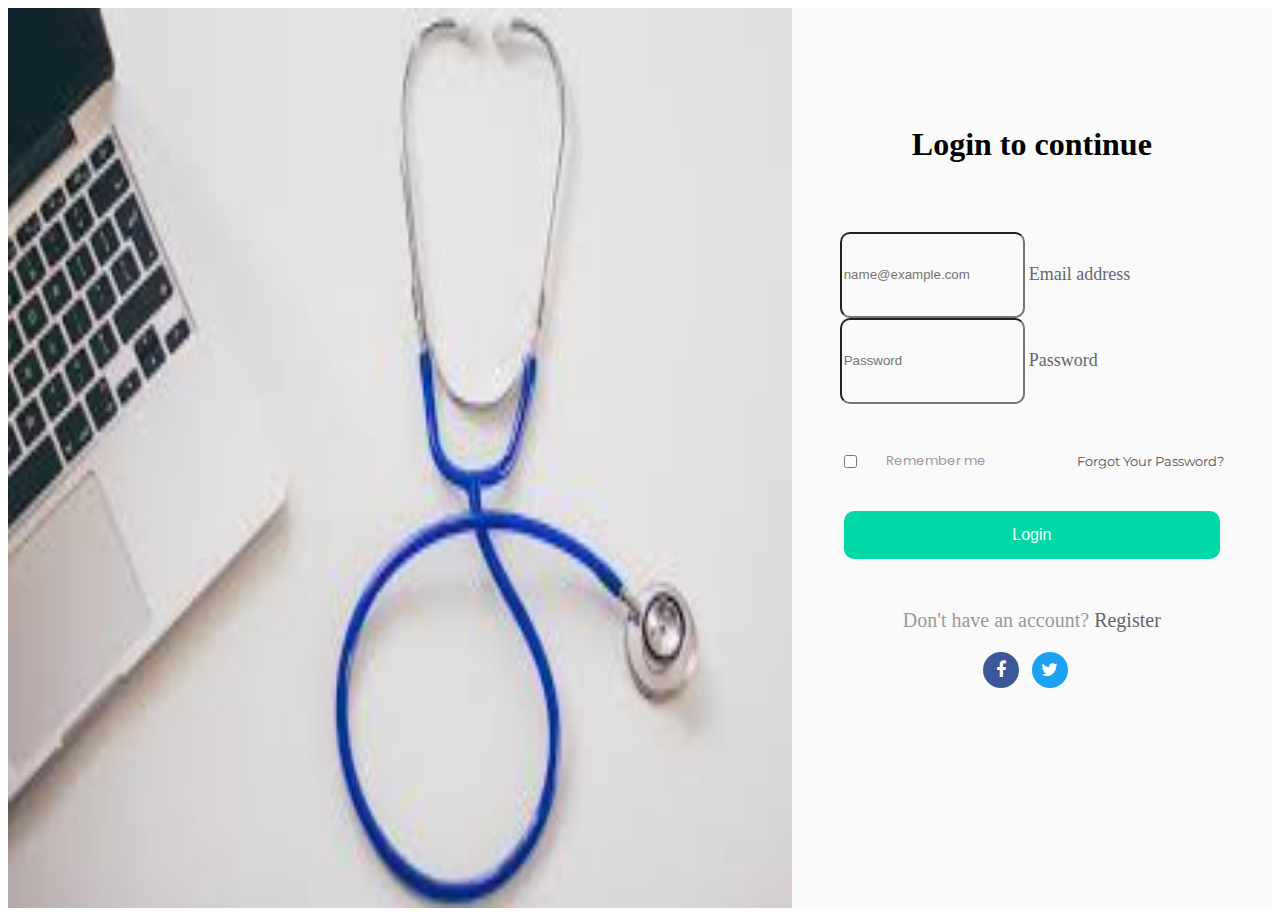
<file: onehealthwithbootsrap/login.html>
<!DOCTYPE html>
<html lang="en">

<head>
    <!-- Required meta tags -->
    <meta charset="utf-8" />
    <meta name="viewport" content="width=device-width, initial-scale=1" />
    <link rel="stylesheet" href="style.css">

    <link rel="stylesheet" href="https://cdnjs.cloudflare.com/ajax/libs/font-awesome/4.7.0/css/font-awesome.min.css" />

    <!-- font awesome -->
    <link
        href="https://fonts.googleapis.com/css2?family=Open+Sans:wght@300;400;500;600&family=Poppins:wght@400;500;700;800&family=Source+Sans+3:wght@200;300;400;500;600;700;800&family=Work+Sans:wght@400;500;600;700;800&display=swap"
        rel="stylesheet" />

    <!-- Bootstrap CSS -->
    <link href="https://cdn.jsdelivr.net/npm/bootstrap@5.0.2/dist/css/bootstrap.min.css" rel="stylesheet"
        integrity="sha384-EVSTQN3/azprG1Anm3QDgpJLIm9Nao0Yz1ztcQTwFspd3yD65VohhpuuCOmLASjC" crossorigin="anonymous" />

    <title>One-Health Medical Center</title>
</head>
<body>

<section class="logcontainer">
    <img class="logimg" src="img/sthetoscopeimages.jpg" alt="">
    <div class="log_main">
        <div class="header1">
            <h1>Login to continue</h1>
        </div>
        <div class="loginput">
            <div class="form-floating mb-3">
                <input style="height: 80px" type="email" class="form-control" id="floatingInput"
                    placeholder="name@example.com">
                <label style="font-size: 18px; color: #666666;" for="floatingInput">Email address</label>
            </div>

            <div class="form-floating">
                <input style="height: 80px;" type="password" class="form-control" id="floatingPassword"
                    placeholder="Password">
                <label style="font-size: 18px; color: #666666;" for="floatingPassword">Password</label>
            </div>
        </div>
        <div class="flex-sb-m w-full p-t-3 p-b-32">
            <div class="contact100-form-checkbox">
                <input class="input-checkbox100" id="ckb1" type="checkbox" name="remember">
                <label class="label-checkbox100" for="ckb1">
                    Remember me
                </label>
            </div>
            <div>
                <a href="http://hms.techies.africa/password/reset" class="txt1">
                    Forgot Your Password?
                </a>
            </div>
        </div>
        <div class="movement1">
            <div class="onlybtn">
                <button class="logbtn">Login</button>
            </div>
            <div class="loglink">
                <p>Don't have an account? <span><a href="register.html">Register</a></span></p>
            </div>
        </div>
        <div class="login100-form-social flex-c-m">
            <a href="#" class="login100-form-social-item flex-c-m bg1 m-r-5">
                <i class="fa fa-facebook-f" aria-hidden="true"></i>
            </a>

            <a href="#" class="login100-form-social-item flex-c-m bg2 m-r-5">
                <i class="fa fa-twitter" aria-hidden="true"></i>
            </a>
        </div>
    </div>
</section>







<script src="https://cdn.jsdelivr.net/npm/bootstrap@5.0.2/dist/js/bootstrap.bundle.min.js"
    integrity="sha384-MrcW6ZMFYlzcLA8Nl+NtUVF0sA7MsXsP1UyJoMp4YLEuNSfAP+JcXn/tWtIaxVXM"
    crossorigin="anonymous"></script>
</body>

</html>
</file>
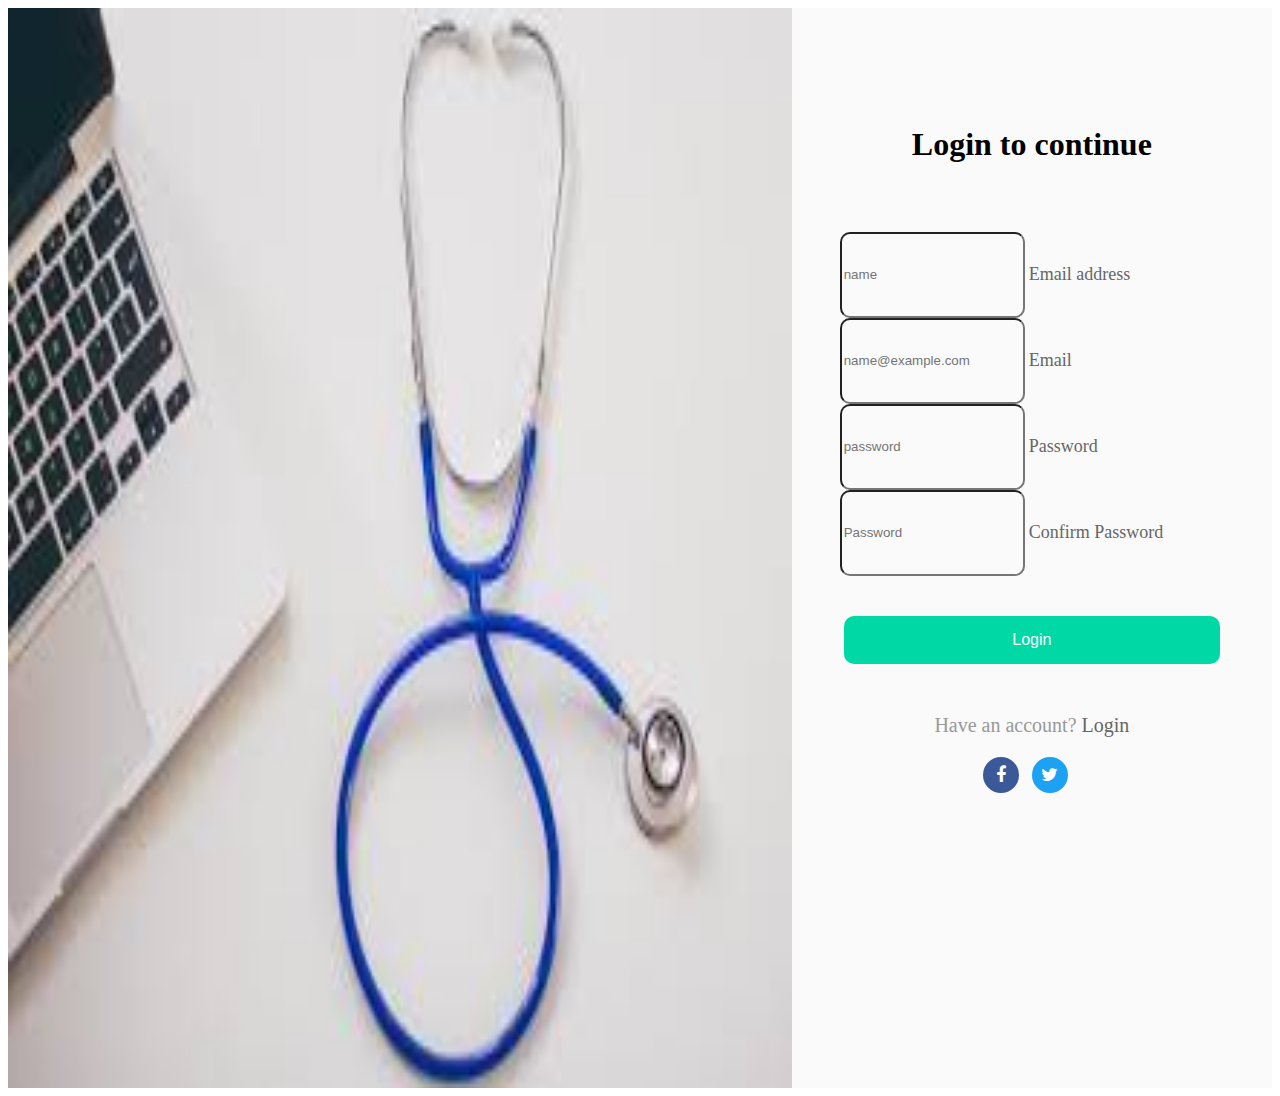
<file: onehealthwithbootsrap/register.html>
<!DOCTYPE html>
<html lang="en">

<head>
    <!-- Required meta tags -->
    <meta charset="utf-8" />
    <meta name="viewport" content="width=device-width, initial-scale=1" />
    <link rel="stylesheet" href="style.css">

    <link rel="stylesheet" href="https://cdnjs.cloudflare.com/ajax/libs/font-awesome/4.7.0/css/font-awesome.min.css" />

    <!-- font awesome -->
    <link
        href="https://fonts.googleapis.com/css2?family=Open+Sans:wght@300;400;500;600&family=Poppins:wght@400;500;700;800&family=Source+Sans+3:wght@200;300;400;500;600;700;800&family=Work+Sans:wght@400;500;600;700;800&display=swap"
        rel="stylesheet" />

    <!-- Bootstrap CSS -->
    <link href="https://cdn.jsdelivr.net/npm/bootstrap@5.0.2/dist/css/bootstrap.min.css" rel="stylesheet"
        integrity="sha384-EVSTQN3/azprG1Anm3QDgpJLIm9Nao0Yz1ztcQTwFspd3yD65VohhpuuCOmLASjC" crossorigin="anonymous" />

    <title>One-Health Medical Center</title>
</head>

<section class="logcontainer">
    <img class="logimg1" src="img/sthetoscopeimages.jpg" alt="">
    <div class="log_main">
        <div class="header1">
            <h1>Login to continue</h1>
        </div>
        <div class="loginput">
            <div class="form-floating mb-3">
                <input style="height: 80px" type="name" class="form-control" id="floatingInput"
                    placeholder="name">
                <label style="font-size: 18px; color: #666666;" for="floatingInput">Email address</label>
            </div>

            <div class="form-floating mb-3">
                <input style="height: 80px;" type="email" class="form-control" id="floatingPassword"
                    placeholder="name@example.com">
                <label style="font-size: 18px; color: #666666;" for="floatingPassword">Email</label>
            </div>
    
            <div class="form-floating mb-3">
                <input style="height: 80px" type="password" class="form-control" id="floatingInput"
                    placeholder="password">
                <label style="font-size: 18px; color: #666666;" for="floatingInput">Password</label>
            </div>

            <div class="form-floating">
                <input style="height: 80px;" type="password" class="form-control" id="floatingPassword"
                    placeholder="Password">
                <label style="font-size: 18px; color: #666666;" for="floatingPassword">Confirm Password</label>
            </div>
        </div>
        <div class="movement2">
            <div class="onlybtn">
                <button class="logbtn">Login</button>
            </div>
            <div class="loglink">
                <p> Have an account? <span><a href="login.html">Login</a></span></p>
            </div>
        </div>
        <div class="login100-form-social flex-c-m">
            <a href="#" class="login100-form-social-item flex-c-m bg1 m-r-5">
                <i class="fa fa-facebook-f" aria-hidden="true"></i>
            </a>

            <a href="#" class="login100-form-social-item flex-c-m bg2 m-r-5">
                <i class="fa fa-twitter" aria-hidden="true"></i>
            </a>
        </div>
    </div>
</section>







<script src="https://cdn.jsdelivr.net/npm/bootstrap@5.0.2/dist/js/bootstrap.bundle.min.js"
    integrity="sha384-MrcW6ZMFYlzcLA8Nl+NtUVF0sA7MsXsP1UyJoMp4YLEuNSfAP+JcXn/tWtIaxVXM"
    crossorigin="anonymous"></script>
</body>

</html>
</file>
<file: onehealthwithbootsrap/style.css>
@import url("https://fonts.googleapis.com/css2?family=Open+Sans:wght@300;400;500;600&family=Poppins:wght@200;300;500;700;800&family=Source+Sans+3:wght@200;300;400;500;600;700;800&family=Work+Sans:wght@400;500;600;700;800&display=swap");

@import url("https://fonts.googleapis.com/css2?family=Montserrat:wght@300;500;600;700&family=Open+Sans:wght@300;400;500;600&family=Source+Sans+3:wght@200;300;400;500;600;700;800&display=swap");

.makebtnn {
  margin-left: 10px;
}

@media (max-width: 900px) {
  .makebtnn {
    margin-left: 0px;
  }
}

@media (max-width: 500px) {
  .givenname {
    display: flex;
    justify-content: center;
    align-items: center;
  }
}

@media (max-width: 500px) {
  .welcomenote {
    width: 380px;
    margin-left: -15%;
    text-align: start;
  }

  .alignment h1 {
    width: 100%;
    font-size: 38px;
  }
}

@media (max-width: 400px) {
  .welcomenote {
    width: 330px;
    margin-left: -15%;
    text-align: start;
  }

  .alignment h1 {
    width: 90%;
    font-size: 35px;
  }
}

@media (max-width: 350px) {
  .welcomenote {
    width: 270px;
    margin-left: -15%;
    text-align: start;
  }

  .alignment h1 {
    width: 90%;
    font-size: 35px;
  }
}

.navbar-brand {
  margin-left: 10%;
}

.thecontainer1 {
  align-items: center;
  justify-content: center;
  display: flex;
  flex-direction: column;
}

.thecontainer {
  display: flex;
  justify-content: center;
  align-items: center;
}

@media (max-width: 922px) {
  .thecontainer {
    display: flex;
    flex-direction: column;
    justify-content: center;
    align-items: center;
    padding-right: 25%;
  }
}

@media (max-width: 500px) {
  .thecontainer {
    display: flex;
    flex-direction: column;
    justify-content: center;
    align-items: center;
    padding-right: 1%;
  }
}

.inner {
  overflow: hidden;
}

.inner img {
  transition: all 1.5s ease;
}

.inner:hover img {
  transform: scale(1.2);
}

.card-text {
  color: #333;
}

.card-text:hover {
  color: rgb(2, 226, 226);
}

.site-info {
  display: flex;
  flex-direction: row;
  align-items: center;
}

.avatar {
  display: flex;
  flex-direction: row;
  align-items: center;
}

.avatar-img img {
  width: 30px;
  height: 30px;
  border-radius: 80%;
}

.avatar span {
  margin: 10px;
  font-size: 12px;
  font-family: sans-serif;
  font-weight: 400;
  color: #555;
}

.givebackground {
  background: #00d9a5;
}

@media (max-width: 500px) {
  .img {
    display: flex;
  }

  .img img {
    width: 90%;
  }

  .footerdisp h1 {
    font-size: 35px;
  }
}
.page-footer {
  background: #2d3b38;
}

.makecontainers {
  padding-top: 5%;
}

.footer-menu {
  list-style: none;
  line-height: 210%;
}

.footer-menu a {
  text-decoration: none;
  color: #9e9e9e;
  font-size: 17px;
  font-weight: 400;
}

.footer-menu a:hover {
  color: white;
}

.wellalign h5 {
  margin-left: 10%;
}

.seperate p {
  color: #9e9e9e;
  font-size: 17px;
  width: 80%;
}

.seperate p:hover {
  color: white;
}

.seperate a {
  text-decoration: none;
  color: #9e9e9e;
  font-size: 17px;
}

.seperate a:hover {
  color: white;
}

.footer-sosmed {
  margin-top: 10%;
}

.footer-sosmed a {
  padding: 8px 12px;
  background: #555;
  border-radius: 50px;
  margin: 7px;
  font-size: 15px;
}

.footer-sosmed a:hover {
  background: #00d9a5;
}

.makecontainers hr {
  background: #adadad;
}

@media (max-width: 922px) {
  .wellalign1 h5 {
    margin-left: 10%;
  }

  .wellalign1 .footer-link {
    margin-left: 10%;
  }

  .wellalign1 .footer-sosmed {
    margin-left: 9%;
  }
}

@media (max-width: 500px) {
  .wellalign1 .footer-link {
    display: block;
  }
}

@media (max-width: 425px) {
  .wellalign h5 {
    margin-left: 8%;
  }
}

.collappp {
  margin-left: 30%;
}

@media (max-width: 922px) {
  .navbar-collapse {
    margin-left: 0px;
  }
}

.itrm a {
  text-decoration: none;
  color: #00d9a5;
}

.itrm a:hover {
  color: #00d9a5;
}

.makeup {
  margin-top: -12%;
}

.thetext {
  font-size: 18px;
  margin-bottom: 15%;
}

.thewidth {
  width: 40%;
  margin-top: 20%;
}

.mycardtitle {
  height: 45px;
  width: 90px;
  margin-left: 15px;
  border-bottom: 3px solid #00d9a5;
  margin-top: 10px;
}
.input-group input {
  font-size: 18px;
}
.sidebar-block .categories {
  background: #e1ebe8;
  width: 40%;
  padding: 5px;
  margin: 15px;
  display: flex;
  border-radius: 5px;
}
.sidebar-block .categories:hover {
  background: #d7e4e0;
}
@media (max-width: 500px) {
  .thename {
    display: flex;
    justify-content: center;
    align-items: center;
  }
}

@media (max-width: 335px) {
  .sidebar-block .categories {
    width: 45%;
  }
}
.page-section {
  position: relative;
  padding-top: 80px;
  padding-bottom: 80px;
  overflow: hidden;
}
.a8column .row {
  position: relative;
  width: 80%;
}
@media (max-width: 922px) {
  .a8column .row {
    width: 100%;
    display: flex;
    align-items: center;
    justify-content: center;
    padding-left: 10%;
  }
}
@media (max-width: 520px) {
  .a8column .row {
    padding-left: 15%;
  }
}
@media (max-width: 380px) {
  .a8column .row {
    padding-left: 11%;
  }
}
@media (max-width: 330px) {
  .a8column .row {
    padding-left: 5%;
  }
}
.therow {
  display: flex;
  flex-wrap: wrap;
  margin-right: -15px;
  margin-left: -15px;
}
.thesect {
  margin-bottom: 10%;
}
.card:hover .meta {
  visibility: visible;
}
.meta {
  margin-top: 70%;
  margin-left: 30%;
  visibility: hidden;
}
.meta a {
  padding: 7px 10px;
  font-size: 20px;
  background: rgb(238, 236, 236);
  border-radius: 30px;
  color: black;
}
.meta a:hover {
  background: #8a8a8a;
  color: white;
}
.mybodyy a {
  text-decoration: none;
  font-size: 20px;
  color: #333;
  font-weight: 500;
}
.mybodyy a:hover {
  color: #333;
}
.themainboddy {
  margin-bottom: 7%;
  margin-top: 4%;
  margin-left: 7%;
}
.pagination li {
  margin: 5px;
}
.carddshadow {
  margin-top: 6%;
}
.marginleft {
  margin-bottom: 3rem;
}
.Page .Navigation {
  display: block;
}
.paginate {
  justify-content: center;
}
@media (max-width: 520px) {
  .paginate {
    display: flex;
    align-items: center;
    justify-content: center;
  }
}
.paginate li a {
  color: #596261;
  border-radius: 5px;
  font-weight: 450;
  font-size: 18px;
}
.paginate li a:hover {
  color: #333;
}
.thepagelink {
  color: #fff;
  background-color: #00d9a5;
  border-color: #00d9a5;
}
.mycardtitle1 {
  margin: 5%;
}
.carddshadow .hr {
  width: 20%;
  margin-left: 6%;
  margin-bottom: 8%;
  border-bottom: 3px solid #07bd92;
}
.categories1 {
  position: relative;
  list-style: none;
  padding-left: 10px;
}
.categories1 li {
  display: block;
  float: left;
  margin-bottom: 12px;
  width: 50%;
}
.categories1 li a {
  display: inline-block;
  width: 96%;
  padding: 6px 12px;
  background: #e1ebe8;
  color: #6e807a;
  border-radius: 4px;
  transition: all 0.2s ease;
  text-decoration: none;
}
.categories1 li a span {
  float: right;
  margin-left: 8px;
  padding: 3px 6px;
  background-color: #6e807a;
  color: #fff;
  font-size: 12px;
  font-weight: 600;
  border-radius: 40px;
}

.sidebar-block {
  position: relative;
  margin-top: 17px;
  display: block;
  padding: 15px 24px;
  margin-bottom: 32px;
  background: #fff;
  border-radius: 8px;
  border: 1px solid #e8eee4;
  box-shadow: 0 4px 12px rgba(154, 159, 151, 0.2);
}
.sidebar-title {
  font-weight: 600;
  margin-bottom: 24px;
  color: #596261;
}
.sidebar-title::after {
  content: "";
  display: block;
  margin-top: 10px;
  width: 50px;
  height: 3px;
  background: #00d9a5;
  border-radius: 40px;
}
.blog-item {
  position: relative;
  display: flex;
  flex-direction: row;
  padding-bottom: 12px;
  margin-bottom: 20px;
  border-bottom: 1px solid #e8eee4;
}
.blog-item .post-thumb {
  flex-shrink: 0;
  position: relative;
  display: inline-block;
  margin-right: 15px;
  width: 100px;
  height: 80px;
  background-color: #a1aaa7;
  overflow: hidden;
}
.blog-item .post-thumb img {
  width: auto;
  height: 100%;
}
.content {
  box-sizing: border-box;
}
.post-title {
  font-size: 1.25rem;
}
.blog-item .post-title a {
  text-decoration: none;
  color: #6d7170;
  transition: all 0.2s ease;
}
.metaq {
  box-sizing: border-box;
  width: 65%;
}
.blog-item .metaq a {
  margin-right: 6px;
  font-size: 12px;
  color: #6e807a;
  text-decoration: none;
}
@media (max-width: 922px) {
  .metaq {
    width: 100%;
  }
}
.tagcloud {
  position: relative;
  display: block;
  padding: 6%;
}
.tag-cloud-link {
  display: inline-block;
  padding: 4px 10px;
  margin-top: 6px;
  border: 1px solid #d7dfdc;
  border-radius: 40px;
  font-size: 14px;
  color: #6e807a;
  transition: all 0.2s ease;
  text-decoration: none;
}
.tag-cloud-link:hover {
  color: #6e807a;
}
.tagcloud a:hover {
  color: #07be94;
  border: 1px solid #07be94;
  background: #f7f7f7;
}
@media (max-width: 922px) {
  .tagcloud {
    padding: 0;
  }
}
.contact-form {
  padding-left: 12%;
  padding-right: 12%;
}
@media (max-width: 922px) {
  .contact-form {
    padding-left: 0;
    padding-right: 0;
  }
}
.contact-form input {
  padding: 13px;
  font-size: 18px;
  color: #333;
}
.contact-form label {
  font-size: 18px;
}
.contact-form textarea {
  color: #333;
  font-size: 18px;
}

.logcontainer {
  height: 100%;
  display: flex;
  justify-content: end;
}

.logimg {
  background: url(img/sthetoscopeimages.jpg) no-repeat;
  background-position: center;
  background-size: cover;
  width: 62%;
  height: 100vh;
}

.log_main {
  background: #fafafa;
  width: 50%;
}

.header1 {
  display: flex;
  justify-content: center;
  align-items: center;
  text-align: center;
  margin-top: 20%;
}

.header h1 {
  font-size: 32px;
  font-weight: 300;
  color: #555;
  letter-spacing: 1.5px;
}

.loginput {
  padding: 10%;
}
.form-floating input {
  background: #fafafa;
  border-radius: 10px;
}

.contact100-form-checkbox {
  display: flex;
}
.flex-sb-m {
  display: flex;
  align-items: center;
  align-items: center;
  justify-content: space-between;
  margin-left: 10%;
}
.w-full {
  width: 80%;
}
.label-checkbox100 {
  font-family: "Poppins";
  font-size: 13px;
  color: #999999;
  line-height: 1.4;
  display: block;
  position: relative;
  padding-left: 26px;
  cursor: pointer;
}
.txt1 {
  font-family: "Montserrat";
  font-size: 13px;
  line-height: 1.4;
  color: #555555;
  text-decoration: none;
}
.onlybtn {
  display: flex;
  justify-content: center;
  align-items: center;
}

.logbtn {
  padding: 15px 35%;
  border-radius: 10px;
  margin-top: 40px;
  color: #fff;
  background: #00d9a5;
  border: none;
  font-size: 16px;
}

.logbtn:hover {
  background: #333;
}

.loglink {
  display: flex;
  justify-content: center;
  margin-top: 30px;
}

.loglink p {
  font-size: 20px;
  color: #999;
  font-weight: 500;
}

.loglink p a {
  color: #666;
  text-decoration: none;
}

.loglink p a:hover {
  color: rgb(115, 115, 218);
}

.logcontainer input:focus {
  border: 2px solid #0d6efd;
}

@media (max-width: 900px) {
  .logimg {
    width: 50%;
    height: 110vh;
  }
  .logimg1{
    width: 50%;
    height: 400vh;
  }
}
.flex-c-m {
  display: flex;
  justify-content: center;
  -ms-align-items: center;
  align-items: center;
}
.login100-form-social-item {
  width: 36px;
  height: 36px;
  font-size: 18px;
  color: #fff;
  border-radius: 50%;
  margin-right: 13px;
  text-decoration: none;
}
.bg1 {
  background: #3b5998;
}
.bg1:hover {
  background: #2d3b38;
  color: #fff;
}
.login100-form-social-item {
  width: 36px;
  height: 36px;
  font-size: 18px;
  color: #fff;
  border-radius: 50%;
}
.bg2 {
  background: #1da1f2;
}
.bg2:hover {
  background: #2d3b38;
  color: #fff;
}
@media (max-width: 500px) {
    .logimg1{
        display: none;
    }
  .logimg {
    display: none;
  }

  .logcontainer {
    display: flex;
    justify-content: center;
    align-items: center;
  }

  .log_main {
    width: 100%;
  }

  .header h1 {
    font-size: 27px;
  }

  .group {
    display: flex;
    margin-left: 32px;
    margin-top: -35px;
  }

  .group p {
    font-size: 11px;
    margin-left: 0.2px;
  }
  .flex-sb-m {
    margin-left: 7px;
  }
  .w-full {
    width: 95%;
  }

  .loglink p {
    font-size: 16px;
  }

}
.movement2 {
  margin-top: -10%;
}
.logimg1 {
  background: url(img/sthetoscopeimages.jpg) no-repeat;
  background-position: center;
  background-size: cover;
  width: 62%;
  height: 120vh;
}
</file>
